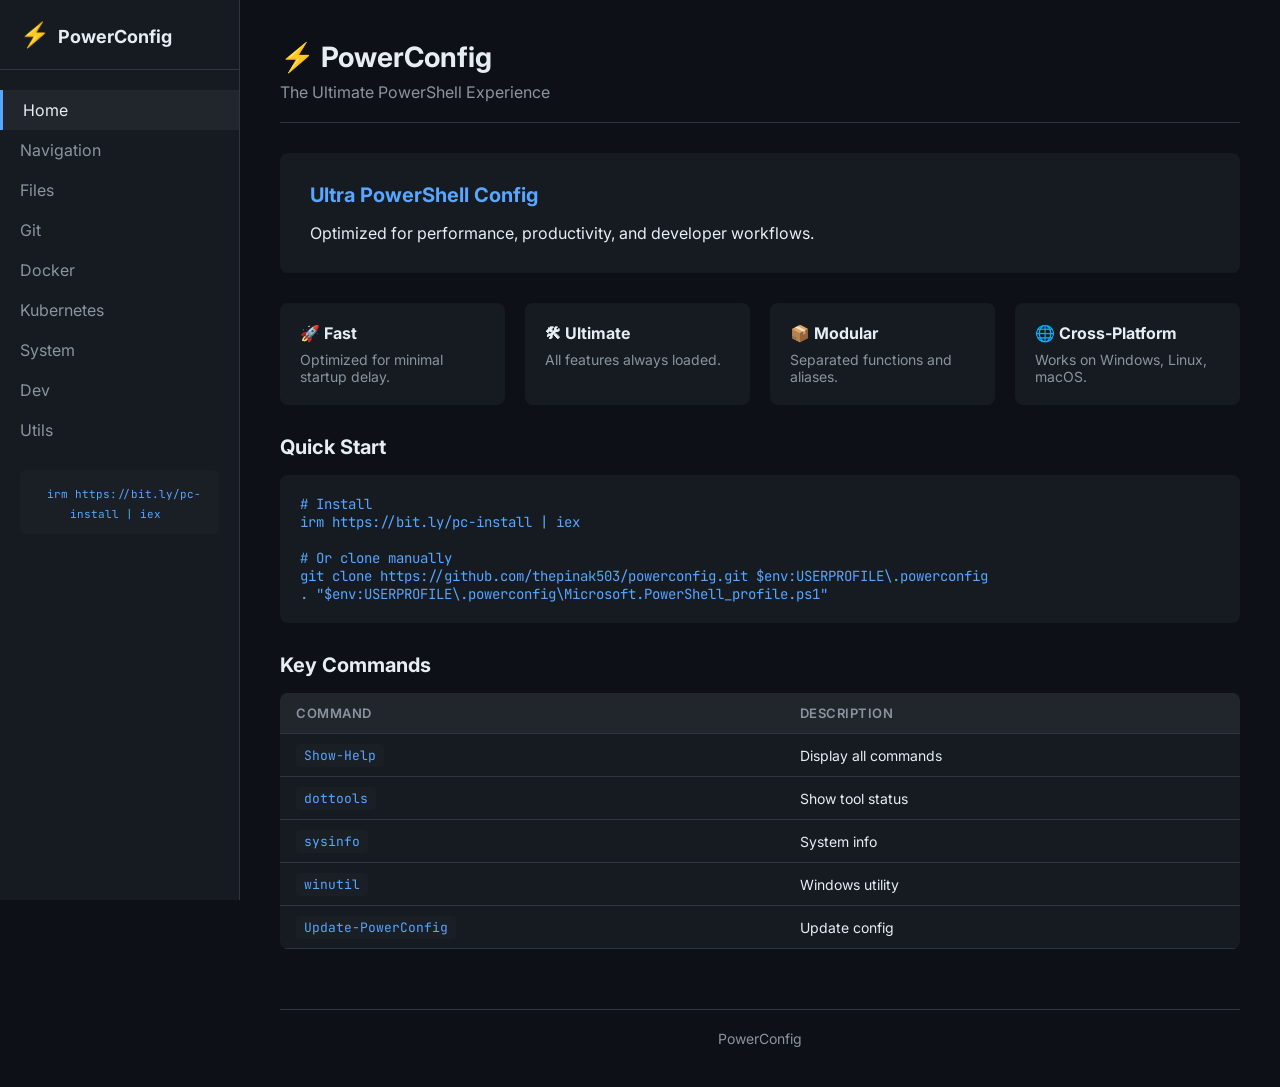
<file: docs/index.html>
<!DOCTYPE html>
<html lang="en">
<head>
    <meta charset="UTF-8">
    <meta name="viewport" content="width=device-width, initial-scale=1.0">
    <title>PowerConfig - Home</title>
    <link rel="stylesheet" href="style.css">
    <link href="https://fonts.googleapis.com/css2?family=JetBrains+Mono:wght@400;500;700&family=Inter:wght@400;600;700&display=swap" rel="stylesheet">
</head>
<body>
    <nav class="sidebar">
        <div class="logo"><span class="icon">&#9889;</span><span class="text">PowerConfig</span></div>
        <ul class="nav-links">
            <li><a href="index.html" class="active">Home</a></li>
            <li><a href="navigation.html">Navigation</a></li>
            <li><a href="files.html">Files</a></li>
            <li><a href="git.html">Git</a></li>
            <li><a href="docker.html">Docker</a></li>
            <li><a href="kubernetes.html">Kubernetes</a></li>
            <li><a href="system.html">System</a></li>
            <li><a href="dev.html">Dev</a></li>
            <li><a href="utils.html">Utils</a></li>
        </ul>
        <div class="install-box">
            <code>irm https://bit.ly/pc-install | iex</code>
        </div>
    </nav>
    
    <main class="content">
        <header class="page-header">
            <h1>&#9889; PowerConfig</h1>
            <p class="tagline">The Ultimate PowerShell Experience</p>
        </header>
        
        <section class="hero">
            <h2>Ultra PowerShell Config</h2>
            <p>Optimized for performance, productivity, and developer workflows.</p>
        </section>
        
        <section class="features">
            <div class="feature">
                <h3>&#128640; Fast</h3>
                <p>Optimized for minimal startup delay.</p>
            </div>
            <div class="feature">
                <h3>&#128736; Ultimate</h3>
                <p>All features always loaded.</p>
            </div>
            <div class="feature">
                <h3>&#128230; Modular</h3>
                <p>Separated functions and aliases.</p>
            </div>
            <div class="feature">
                <h3>&#127760; Cross-Platform</h3>
                <p>Works on Windows, Linux, macOS.</p>
            </div>
        </section>
        
        <section class="quick-start">
            <h2>Quick Start</h2>
            <pre><code># Install
irm https://bit.ly/pc-install | iex

# Or clone manually
git clone https://github.com/thepinak503/powerconfig.git $env:USERPROFILE\.powerconfig
. "$env:USERPROFILE\.powerconfig\Microsoft.PowerShell_profile.ps1"</code></pre>
        </section>
        
        <section class="key-commands">
            <h2>Key Commands</h2>
            <table>
                <thead>
                    <tr><th>Command</th><th>Description</th></tr>
                </thead>
                <tbody>
                    <tr><td><code>Show-Help</code></td><td>Display all commands</td></tr>
                    <tr><td><code>dottools</code></td><td>Show tool status</td></tr>
                    <tr><td><code>sysinfo</code></td><td>System info</td></tr>
                    <tr><td><code>winutil</code></td><td>Windows utility</td></tr>
                    <tr><td><code>Update-PowerConfig</code></td><td>Update config</td></tr>
                </tbody>
            </table>
        </section>
        
        <footer>
            <p>PowerConfig</p>
        </footer>
    </main>
    
    <script src="script.js"></script>
</body>
</html>
</file>
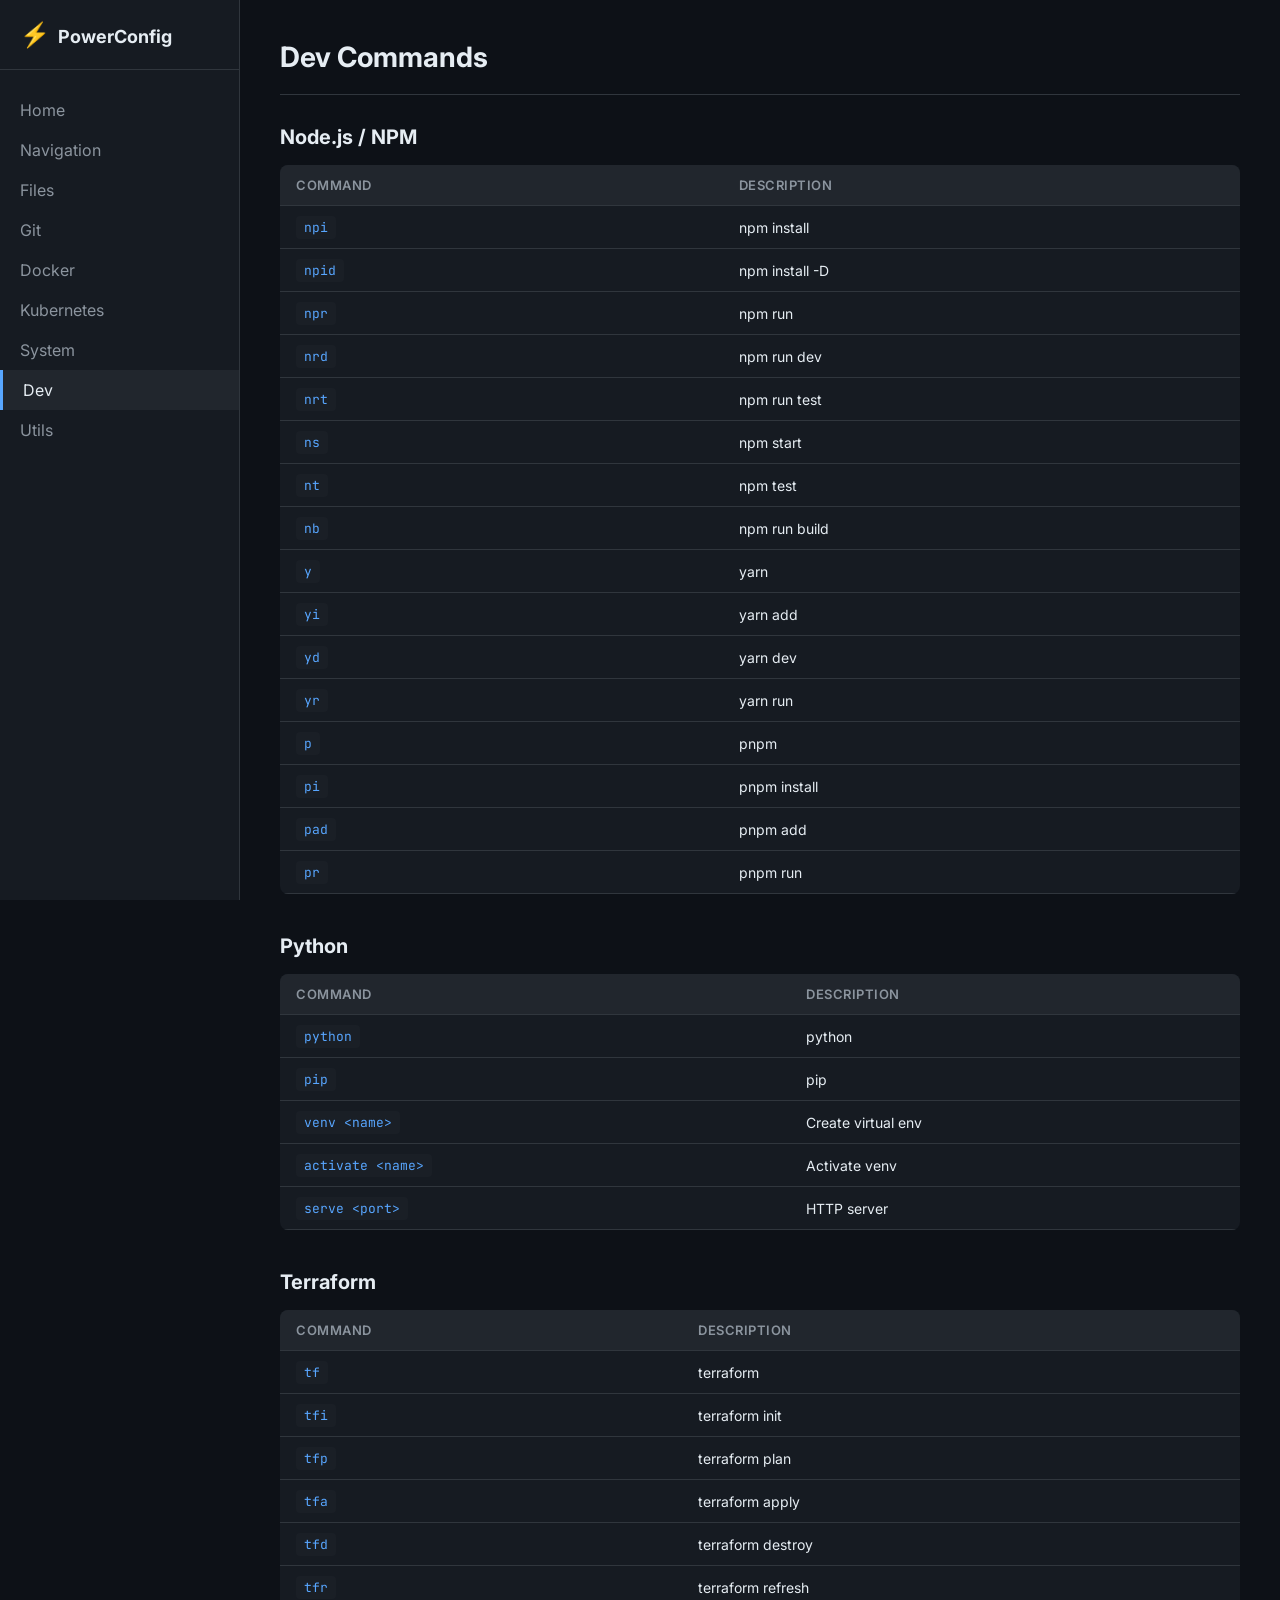
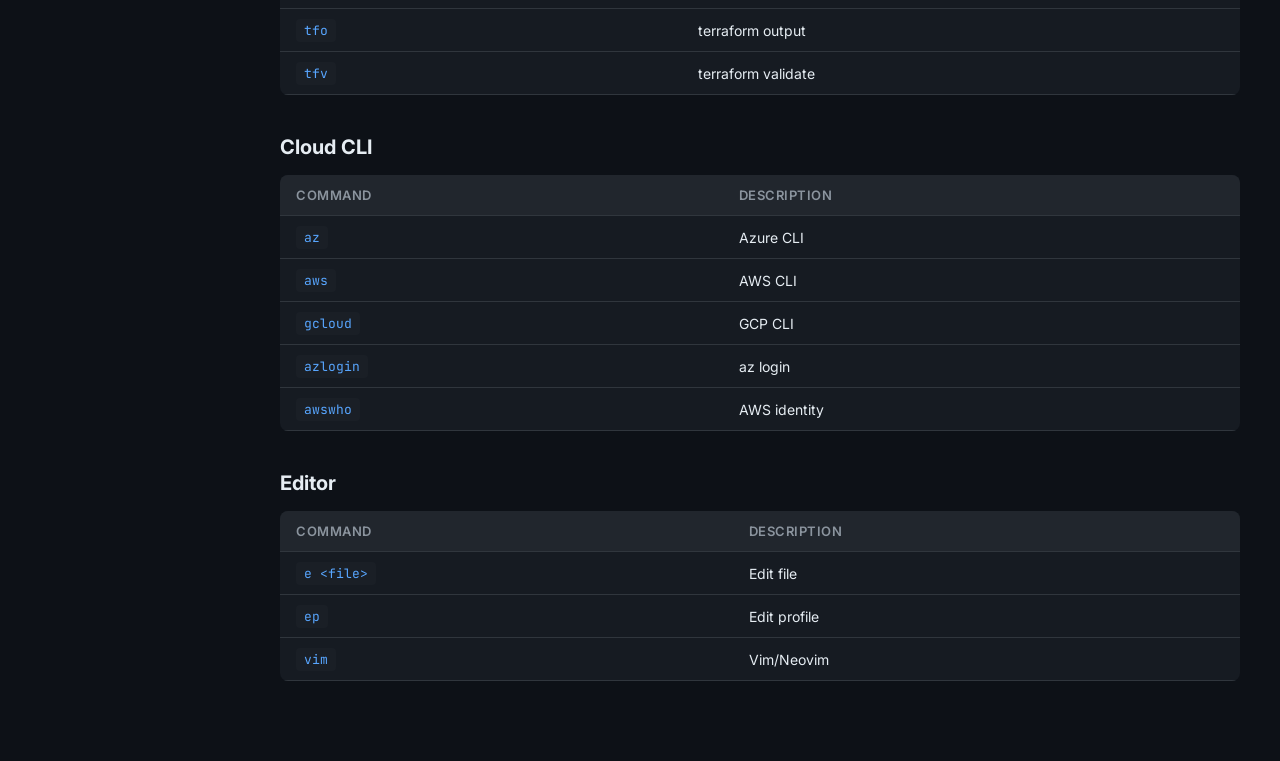
<file: docs/dev.html>
<!DOCTYPE html>
<html lang="en">
<head>
    <meta charset="UTF-8">
    <meta name="viewport" content="width=device-width, initial-scale=1.0">
    <title>PowerConfig - Dev</title>
    <link rel="stylesheet" href="style.css">
    <link href="https://fonts.googleapis.com/css2?family=JetBrains+Mono:wght@400;500;700&family=Inter:wght@400;600;700&display=swap" rel="stylesheet">
</head>
<body>
    <nav class="sidebar">
        <div class="logo"><span class="icon">⚡</span><span class="text">PowerConfig</span></div>
        <ul class="nav-links">
            <li><a href="index.html">Home</a></li>
            <li><a href="navigation.html">Navigation</a></li>
            <li><a href="files.html">Files</a></li>
            <li><a href="git.html">Git</a></li>
            <li><a href="docker.html">Docker</a></li>
            <li><a href="kubernetes.html">Kubernetes</a></li>
            <li><a href="system.html">System</a></li>
            <li><a href="dev.html" class="active">Dev</a></li>
            <li><a href="utils.html">Utils</a></li>
        </ul>
    </nav>
    <main class="content">
        <header class="page-header"><h1>Dev Commands</h1></header>
        
        <section><h2>Node.js / NPM</h2><table><thead><tr><th>Command</th><th>Description</th></tr></thead><tbody>
<tr><td><code>npi</code></td><td>npm install</td></tr>
<tr><td><code>npid</code></td><td>npm install -D</td></tr>
<tr><td><code>npr</code></td><td>npm run</td></tr>
<tr><td><code>nrd</code></td><td>npm run dev</td></tr>
<tr><td><code>nrt</code></td><td>npm run test</td></tr>
<tr><td><code>ns</code></td><td>npm start</td></tr>
<tr><td><code>nt</code></td><td>npm test</td></tr>
<tr><td><code>nb</code></td><td>npm run build</td></tr>
<tr><td><code>y</code></td><td>yarn</td></tr>
<tr><td><code>yi</code></td><td>yarn add</td></tr>
<tr><td><code>yd</code></td><td>yarn dev</td></tr>
<tr><td><code>yr</code></td><td>yarn run</td></tr>
<tr><td><code>p</code></td><td>pnpm</td></tr>
<tr><td><code>pi</code></td><td>pnpm install</td></tr>
<tr><td><code>pad</code></td><td>pnpm add</td></tr>
<tr><td><code>pr</code></td><td>pnpm run</td></tr>
        </tbody></table></section>
        
        <section><h2>Python</h2><table><thead><tr><th>Command</th><th>Description</th></tr></thead><tbody>
<tr><td><code>python</code></td><td>python</td></tr>
<tr><td><code>pip</code></td><td>pip</td></tr>
<tr><td><code>venv &lt;name&gt;</code></td><td>Create virtual env</td></tr>
<tr><td><code>activate &lt;name&gt;</code></td><td>Activate venv</td></tr>
<tr><td><code>serve &lt;port&gt;</code></td><td>HTTP server</td></tr>
        </tbody></table></section>
        
        <section><h2>Terraform</h2><table><thead><tr><th>Command</th><th>Description</th></tr></thead><tbody>
<tr><td><code>tf</code></td><td>terraform</td></tr>
<tr><td><code>tfi</code></td><td>terraform init</td></tr>
<tr><td><code>tfp</code></td><td>terraform plan</td></tr>
<tr><td><code>tfa</code></td><td>terraform apply</td></tr>
<tr><td><code>tfd</code></td><td>terraform destroy</td></tr>
<tr><td><code>tfr</code></td><td>terraform refresh</td></tr>
<tr><td><code>tfo</code></td><td>terraform output</td></tr>
<tr><td><code>tfv</code></td><td>terraform validate</td></tr>
        </tbody></table></section>
        
        <section><h2>Cloud CLI</h2><table><thead><tr><th>Command</th><th>Description</th></tr></thead><tbody>
<tr><td><code>az</code></td><td>Azure CLI</td></tr>
<tr><td><code>aws</code></td><td>AWS CLI</td></tr>
<tr><td><code>gcloud</code></td><td>GCP CLI</td></tr>
<tr><td><code>azlogin</code></td><td>az login</td></tr>
<tr><td><code>awswho</code></td><td>AWS identity</td></tr>
        </tbody></table></section>
        
        <section><h2>Editor</h2><table><thead><tr><th>Command</th><th>Description</th></tr></thead><tbody>
<tr><td><code>e &lt;file&gt;</code></td><td>Edit file</td></tr>
<tr><td><code>ep</code></td><td>Edit profile</td></tr>
<tr><td><code>vim</code></td><td>Vim/Neovim</td></tr>
        </tbody></table></section>
    </main>
</body>
</html>
</file>
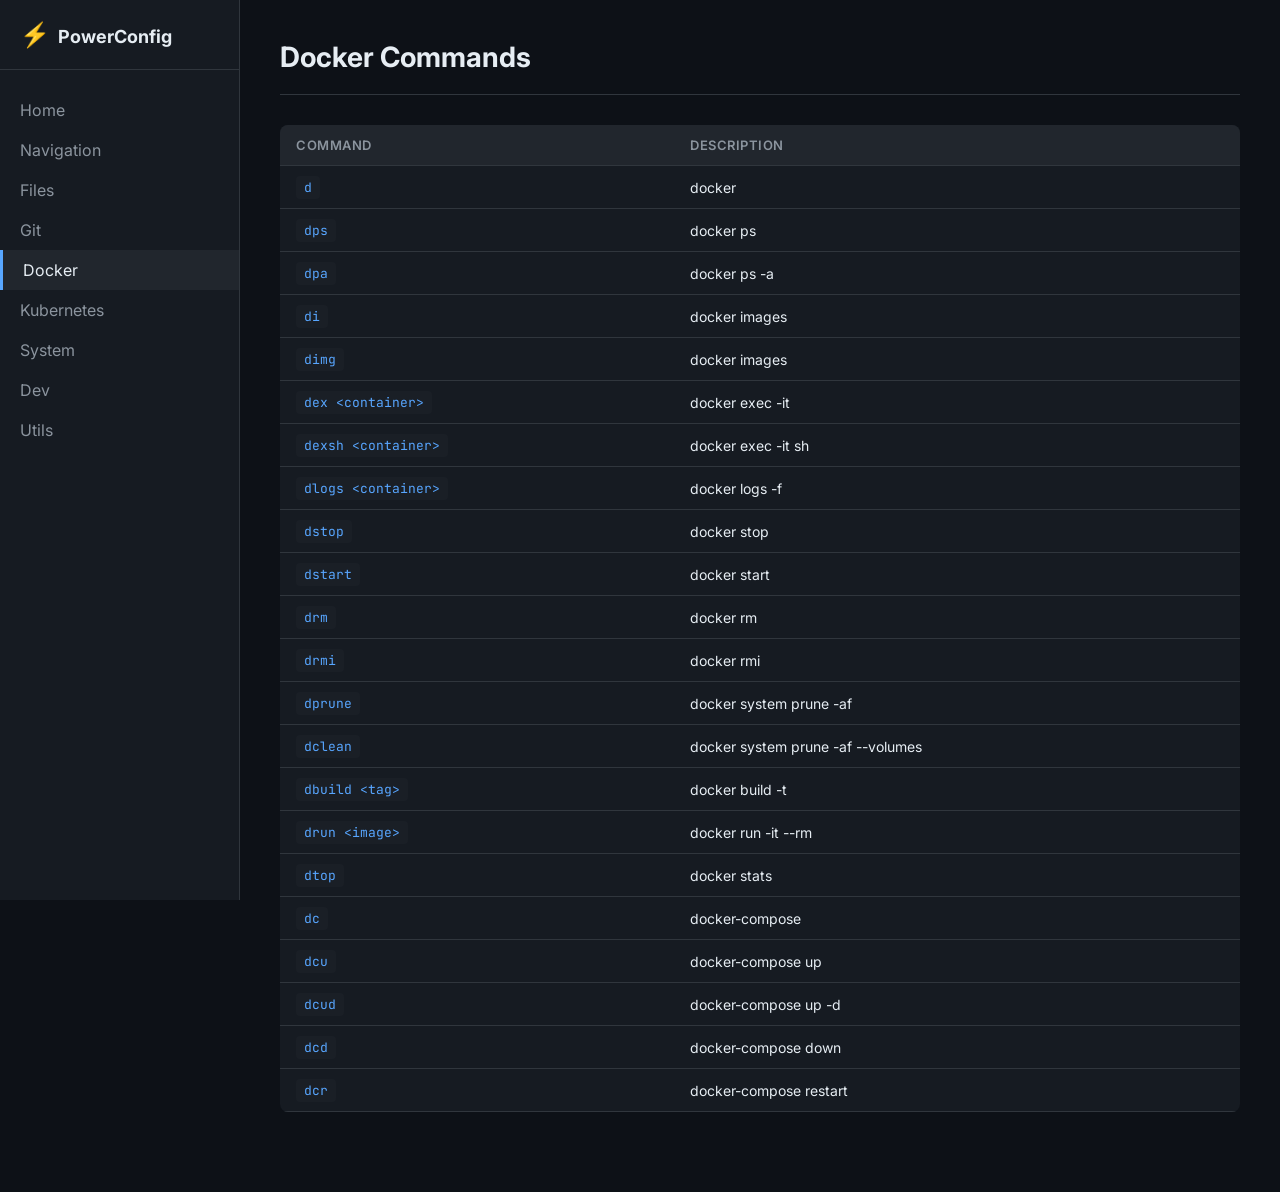
<file: docs/docker.html>
<!DOCTYPE html>
<html lang="en">
<head>
    <meta charset="UTF-8">
    <meta name="viewport" content="width=device-width, initial-scale=1.0">
    <title>PowerConfig - Docker</title>
    <link rel="stylesheet" href="style.css">
    <link href="https://fonts.googleapis.com/css2?family=JetBrains+Mono:wght@400;500;700&family=Inter:wght@400;600;700&display=swap" rel="stylesheet">
</head>
<body>
    <nav class="sidebar">
        <div class="logo"><span class="icon">⚡</span><span class="text">PowerConfig</span></div>
        <ul class="nav-links">
            <li><a href="index.html">Home</a></li>
            <li><a href="navigation.html">Navigation</a></li>
            <li><a href="files.html">Files</a></li>
            <li><a href="git.html">Git</a></li>
            <li><a href="docker.html" class="active">Docker</a></li>
            <li><a href="kubernetes.html">Kubernetes</a></li>
            <li><a href="system.html">System</a></li>
            <li><a href="dev.html">Dev</a></li>
            <li><a href="utils.html">Utils</a></li>
        </ul>
    </nav>
    <main class="content">
        <header class="page-header"><h1>Docker Commands</h1></header>
        <section><table><thead><tr><th>Command</th><th>Description</th></tr></thead><tbody>
<tr><td><code>d</code></td><td>docker</td></tr>
<tr><td><code>dps</code></td><td>docker ps</td></tr>
<tr><td><code>dpa</code></td><td>docker ps -a</td></tr>
<tr><td><code>di</code></td><td>docker images</td></tr>
<tr><td><code>dimg</code></td><td>docker images</td></tr>
<tr><td><code>dex &lt;container&gt;</code></td><td>docker exec -it</td></tr>
<tr><td><code>dexsh &lt;container&gt;</code></td><td>docker exec -it sh</td></tr>
<tr><td><code>dlogs &lt;container&gt;</code></td><td>docker logs -f</td></tr>
<tr><td><code>dstop</code></td><td>docker stop</td></tr>
<tr><td><code>dstart</code></td><td>docker start</td></tr>
<tr><td><code>drm</code></td><td>docker rm</td></tr>
<tr><td><code>drmi</code></td><td>docker rmi</td></tr>
<tr><td><code>dprune</code></td><td>docker system prune -af</td></tr>
<tr><td><code>dclean</code></td><td>docker system prune -af --volumes</td></tr>
<tr><td><code>dbuild &lt;tag&gt;</code></td><td>docker build -t</td></tr>
<tr><td><code>drun &lt;image&gt;</code></td><td>docker run -it --rm</td></tr>
<tr><td><code>dtop</code></td><td>docker stats</td></tr>
<tr><td><code>dc</code></td><td>docker-compose</td></tr>
<tr><td><code>dcu</code></td><td>docker-compose up</td></tr>
<tr><td><code>dcud</code></td><td>docker-compose up -d</td></tr>
<tr><td><code>dcd</code></td><td>docker-compose down</td></tr>
<tr><td><code>dcr</code></td><td>docker-compose restart</td></tr>
        </tbody></table></section>
    </main>
</body>
</html>
</file>
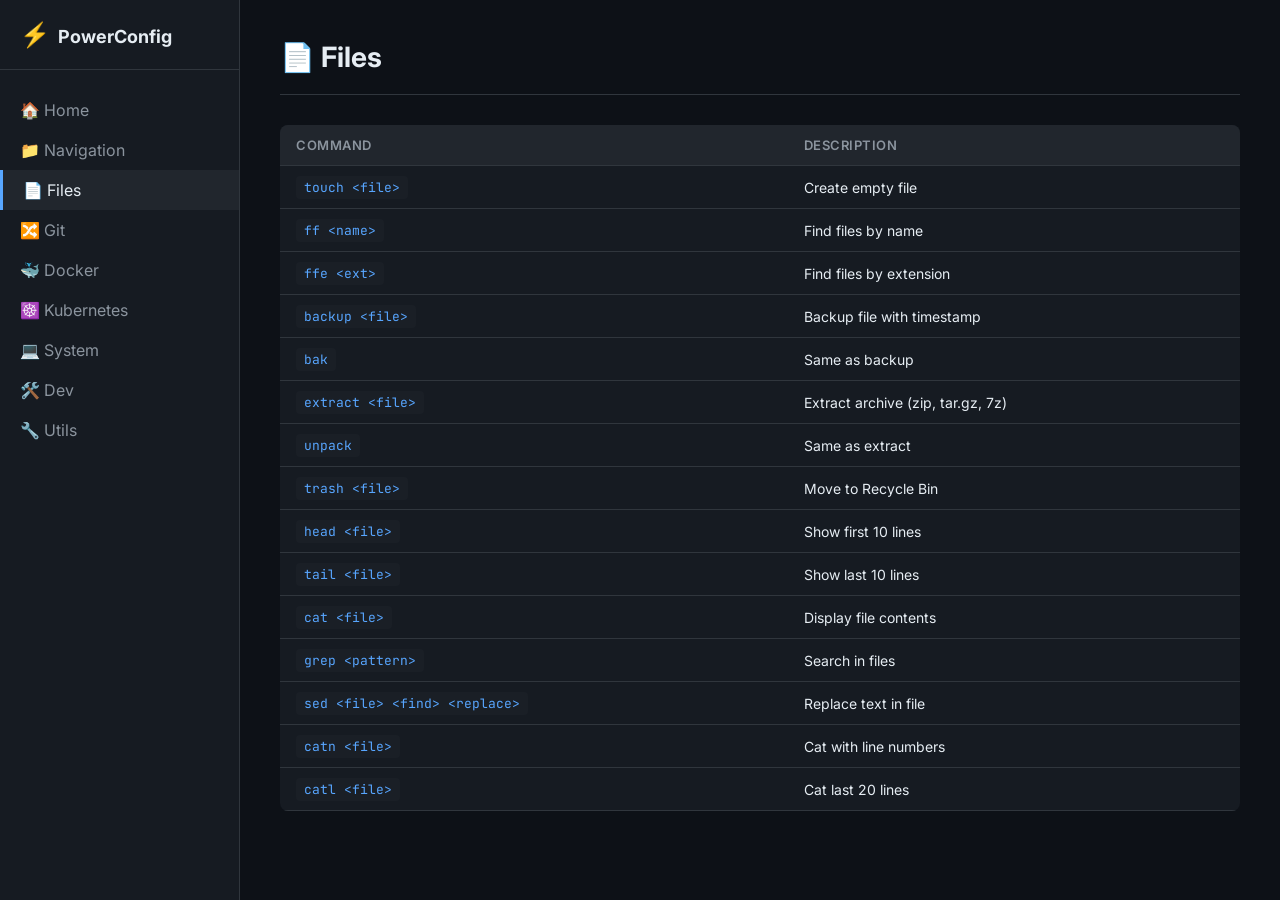
<file: docs/files.html>
<!DOCTYPE html>
<html lang="en">
<head>
    <meta charset="UTF-8">
    <meta name="viewport" content="width=device-width, initial-scale=1.0">
    <title>PowerConfig - Files</title>
    <link rel="stylesheet" href="style.css">
    <link href="https://fonts.googleapis.com/css2?family=JetBrains+Mono:wght@400;500;700&family=Inter:wght@400;600;700&display=swap" rel="stylesheet">
</head>
<body>
    <nav class="sidebar">
        <div class="logo"><span class="icon">⚡</span><span class="text">PowerConfig</span></div>
        <ul class="nav-links">
            <li><a href="index.html">🏠 Home</a></li>
            <li><a href="navigation.html">📁 Navigation</a></li>
            <li><a href="files.html" class="active">📄 Files</a></li>
            <li><a href="git.html">🔀 Git</a></li>
            <li><a href="docker.html">🐳 Docker</a></li>
            <li><a href="kubernetes.html">☸️ Kubernetes</a></li>
            <li><a href="system.html">💻 System</a></li>
            <li><a href="dev.html">🛠️ Dev</a></li>
            <li><a href="utils.html">🔧 Utils</a></li>
        </ul>
    </nav>
    <main class="content">
        <header class="page-header"><h1>📄 Files</h1></header>
        <section><table><thead><tr><th>Command</th><th>Description</th></tr></thead><tbody>
<tr><td><code>touch &lt;file&gt;</code></td><td>Create empty file</td></tr>
<tr><td><code>ff &lt;name&gt;</code></td><td>Find files by name</td></tr>
<tr><td><code>ffe &lt;ext&gt;</code></td><td>Find files by extension</td></tr>
<tr><td><code>backup &lt;file&gt;</code></td><td>Backup file with timestamp</td></tr>
<tr><td><code>bak</code></td><td>Same as backup</td></tr>
<tr><td><code>extract &lt;file&gt;</code></td><td>Extract archive (zip, tar.gz, 7z)</td></tr>
<tr><td><code>unpack</code></td><td>Same as extract</td></tr>
<tr><td><code>trash &lt;file&gt;</code></td><td>Move to Recycle Bin</td></tr>
<tr><td><code>head &lt;file&gt;</code></td><td>Show first 10 lines</td></tr>
<tr><td><code>tail &lt;file&gt;</code></td><td>Show last 10 lines</td></tr>
<tr><td><code>cat &lt;file&gt;</code></td><td>Display file contents</td></tr>
<tr><td><code>grep &lt;pattern&gt;</code></td><td>Search in files</td></tr>
<tr><td><code>sed &lt;file&gt; &lt;find&gt; &lt;replace&gt;</code></td><td>Replace text in file</td></tr>
<tr><td><code>catn &lt;file&gt;</code></td><td>Cat with line numbers</td></tr>
<tr><td><code>catl &lt;file&gt;</code></td><td>Cat last 20 lines</td></tr>
        </tbody></table></section>
    </main>
</body>
</html>
</file>
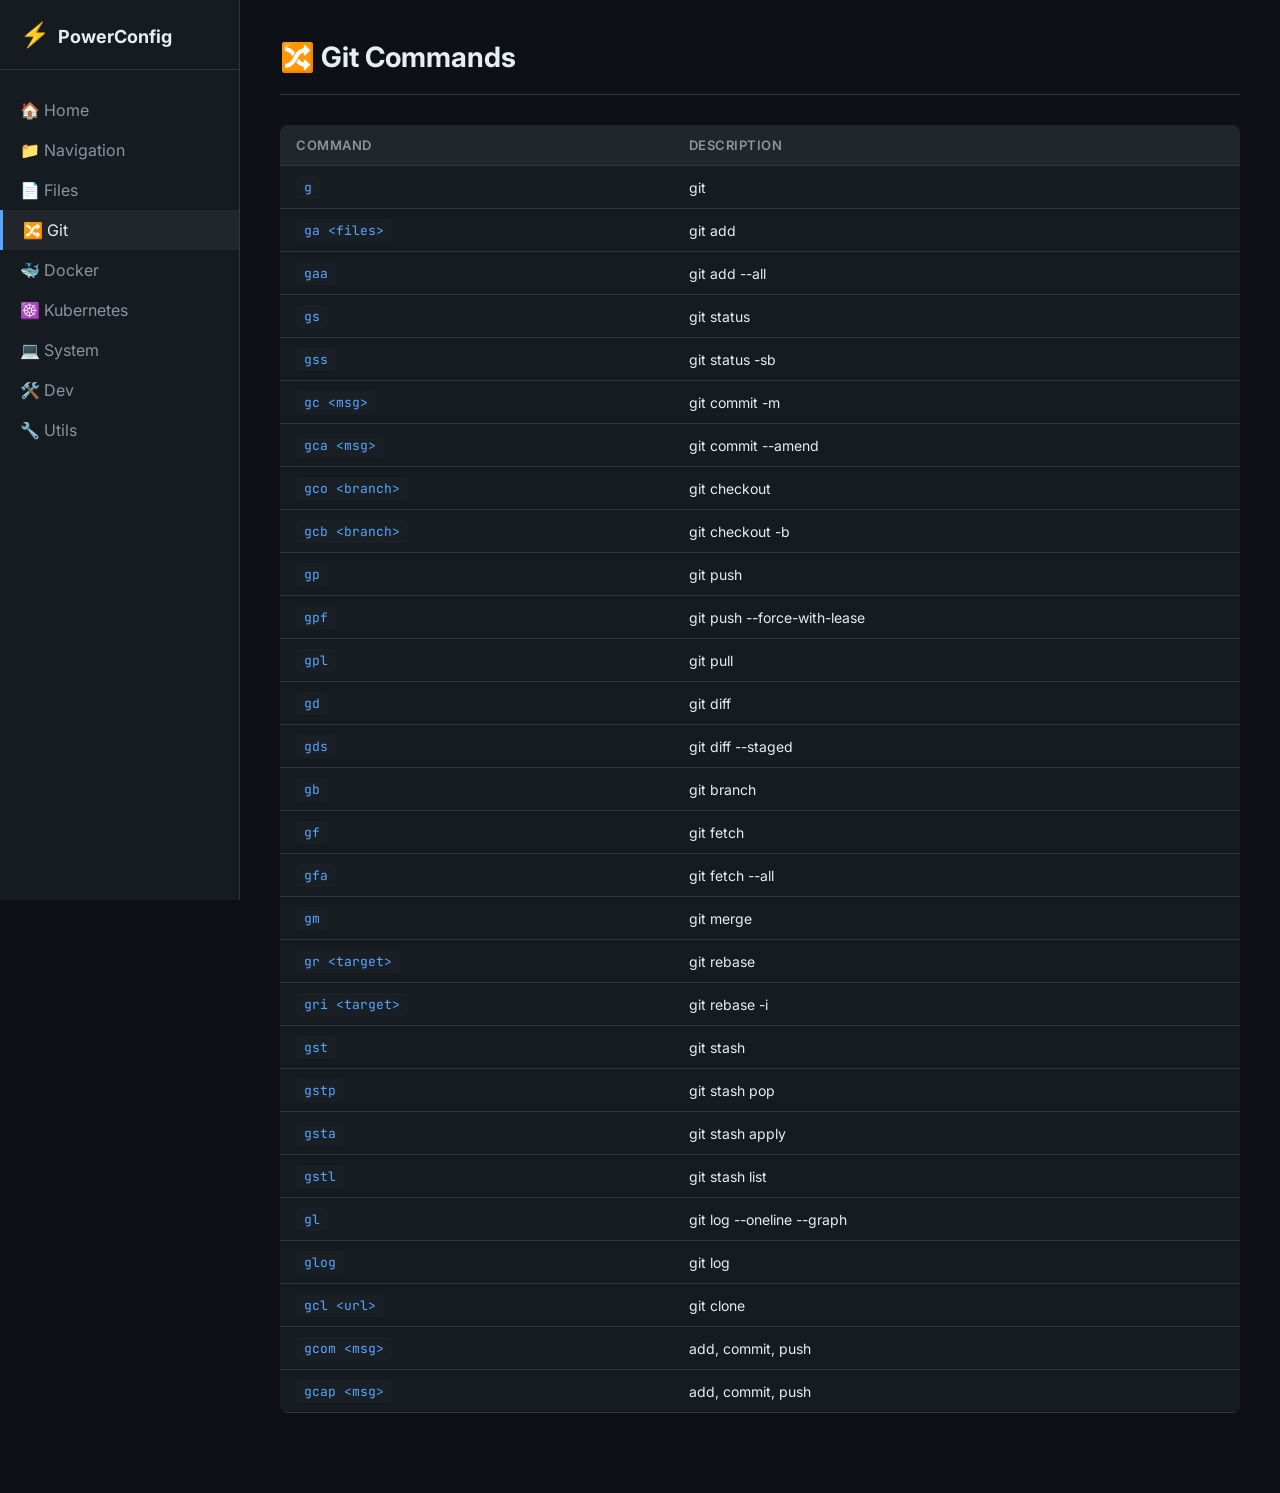
<file: docs/git.html>
<!DOCTYPE html>
<html lang="en">
<head>
    <meta charset="UTF-8">
    <meta name="viewport" content="width=device-width, initial-scale=1.0">
    <title>PowerConfig - Git</title>
    <link rel="stylesheet" href="style.css">
    <link href="https://fonts.googleapis.com/css2?family=JetBrains+Mono:wght@400;500;700&family=Inter:wght@400;600;700&display=swap" rel="stylesheet">
</head>
<body>
    <nav class="sidebar">
        <div class="logo"><span class="icon">⚡</span><span class="text">PowerConfig</span></div>
        <ul class="nav-links">
            <li><a href="index.html">🏠 Home</a></li>
            <li><a href="navigation.html">📁 Navigation</a></li>
            <li><a href="files.html">📄 Files</a></li>
            <li><a href="git.html" class="active">🔀 Git</a></li>
            <li><a href="docker.html">🐳 Docker</a></li>
            <li><a href="kubernetes.html">☸️ Kubernetes</a></li>
            <li><a href="system.html">💻 System</a></li>
            <li><a href="dev.html">🛠️ Dev</a></li>
            <li><a href="utils.html">🔧 Utils</a></li>
        </ul>
    </nav>
    <main class="content">
        <header class="page-header"><h1>🔀 Git Commands</h1></header>
        <section><table><thead><tr><th>Command</th><th>Description</th></tr></thead><tbody>
<tr><td><code>g</code></td><td>git</td></tr>
<tr><td><code>ga &lt;files&gt;</code></td><td>git add</td></tr>
<tr><td><code>gaa</code></td><td>git add --all</td></tr>
<tr><td><code>gs</code></td><td>git status</td></tr>
<tr><td><code>gss</code></td><td>git status -sb</td></tr>
<tr><td><code>gc &lt;msg&gt;</code></td><td>git commit -m</td></tr>
<tr><td><code>gca &lt;msg&gt;</code></td><td>git commit --amend</td></tr>
<tr><td><code>gco &lt;branch&gt;</code></td><td>git checkout</td></tr>
<tr><td><code>gcb &lt;branch&gt;</code></td><td>git checkout -b</td></tr>
<tr><td><code>gp</code></td><td>git push</td></tr>
<tr><td><code>gpf</code></td><td>git push --force-with-lease</td></tr>
<tr><td><code>gpl</code></td><td>git pull</td></tr>
<tr><td><code>gd</code></td><td>git diff</td></tr>
<tr><td><code>gds</code></td><td>git diff --staged</td></tr>
<tr><td><code>gb</code></td><td>git branch</td></tr>
<tr><td><code>gf</code></td><td>git fetch</td></tr>
<tr><td><code>gfa</code></td><td>git fetch --all</td></tr>
<tr><td><code>gm</code></td><td>git merge</td></tr>
<tr><td><code>gr &lt;target&gt;</code></td><td>git rebase</td></tr>
<tr><td><code>gri &lt;target&gt;</code></td><td>git rebase -i</td></tr>
<tr><td><code>gst</code></td><td>git stash</td></tr>
<tr><td><code>gstp</code></td><td>git stash pop</td></tr>
<tr><td><code>gsta</code></td><td>git stash apply</td></tr>
<tr><td><code>gstl</code></td><td>git stash list</td></tr>
<tr><td><code>gl</code></td><td>git log --oneline --graph</td></tr>
<tr><td><code>glog</code></td><td>git log</td></tr>
<tr><td><code>gcl &lt;url&gt;</code></td><td>git clone</td></tr>
<tr><td><code>gcom &lt;msg&gt;</code></td><td>add, commit, push</td></tr>
<tr><td><code>gcap &lt;msg&gt;</code></td><td>add, commit, push</td></tr>
        </tbody></table></section>
    </main>
</body>
</html>
</file>
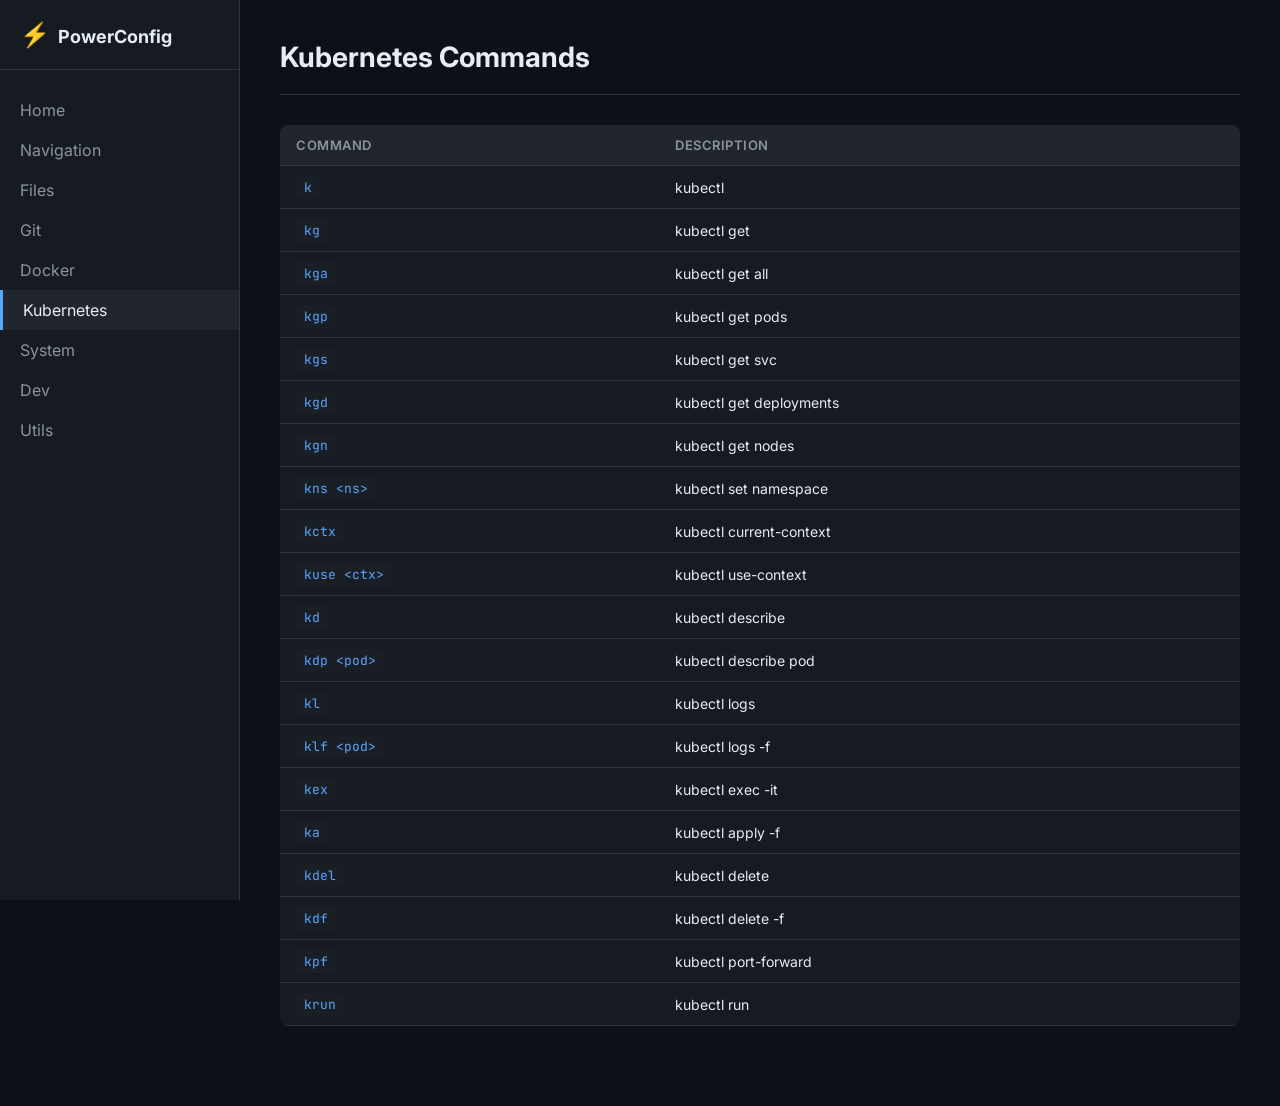
<file: docs/kubernetes.html>
<!DOCTYPE html>
<html lang="en">
<head>
    <meta charset="UTF-8">
    <meta name="viewport" content="width=device-width, initial-scale=1.0">
    <title>PowerConfig - Kubernetes</title>
    <link rel="stylesheet" href="style.css">
    <link href="https://fonts.googleapis.com/css2?family=JetBrains+Mono:wght@400;500;700&family=Inter:wght@400;600;700&display=swap" rel="stylesheet">
</head>
<body>
    <nav class="sidebar">
        <div class="logo"><span class="icon">⚡</span><span class="text">PowerConfig</span></div>
        <ul class="nav-links">
            <li><a href="index.html">Home</a></li>
            <li><a href="navigation.html">Navigation</a></li>
            <li><a href="files.html">Files</a></li>
            <li><a href="git.html">Git</a></li>
            <li><a href="docker.html">Docker</a></li>
            <li><a href="kubernetes.html" class="active">Kubernetes</a></li>
            <li><a href="system.html">System</a></li>
            <li><a href="dev.html">Dev</a></li>
            <li><a href="utils.html">Utils</a></li>
        </ul>
    </nav>
    <main class="content">
        <header class="page-header"><h1>Kubernetes Commands</h1></header>
        <section><table><thead><tr><th>Command</th><th>Description</th></tr></thead><tbody>
<tr><td><code>k</code></td><td>kubectl</td></tr>
<tr><td><code>kg</code></td><td>kubectl get</td></tr>
<tr><td><code>kga</code></td><td>kubectl get all</td></tr>
<tr><td><code>kgp</code></td><td>kubectl get pods</td></tr>
<tr><td><code>kgs</code></td><td>kubectl get svc</td></tr>
<tr><td><code>kgd</code></td><td>kubectl get deployments</td></tr>
<tr><td><code>kgn</code></td><td>kubectl get nodes</td></tr>
<tr><td><code>kns &lt;ns&gt;</code></td><td>kubectl set namespace</td></tr>
<tr><td><code>kctx</code></td><td>kubectl current-context</td></tr>
<tr><td><code>kuse &lt;ctx&gt;</code></td><td>kubectl use-context</td></tr>
<tr><td><code>kd</code></td><td>kubectl describe</td></tr>
<tr><td><code>kdp &lt;pod&gt;</code></td><td>kubectl describe pod</td></tr>
<tr><td><code>kl</code></td><td>kubectl logs</td></tr>
<tr><td><code>klf &lt;pod&gt;</code></td><td>kubectl logs -f</td></tr>
<tr><td><code>kex</code></td><td>kubectl exec -it</td></tr>
<tr><td><code>ka</code></td><td>kubectl apply -f</td></tr>
<tr><td><code>kdel</code></td><td>kubectl delete</td></tr>
<tr><td><code>kdf</code></td><td>kubectl delete -f</td></tr>
<tr><td><code>kpf</code></td><td>kubectl port-forward</td></tr>
<tr><td><code>krun</code></td><td>kubectl run</td></tr>
        </tbody></table></section>
    </main>
</body>
</html>
</file>
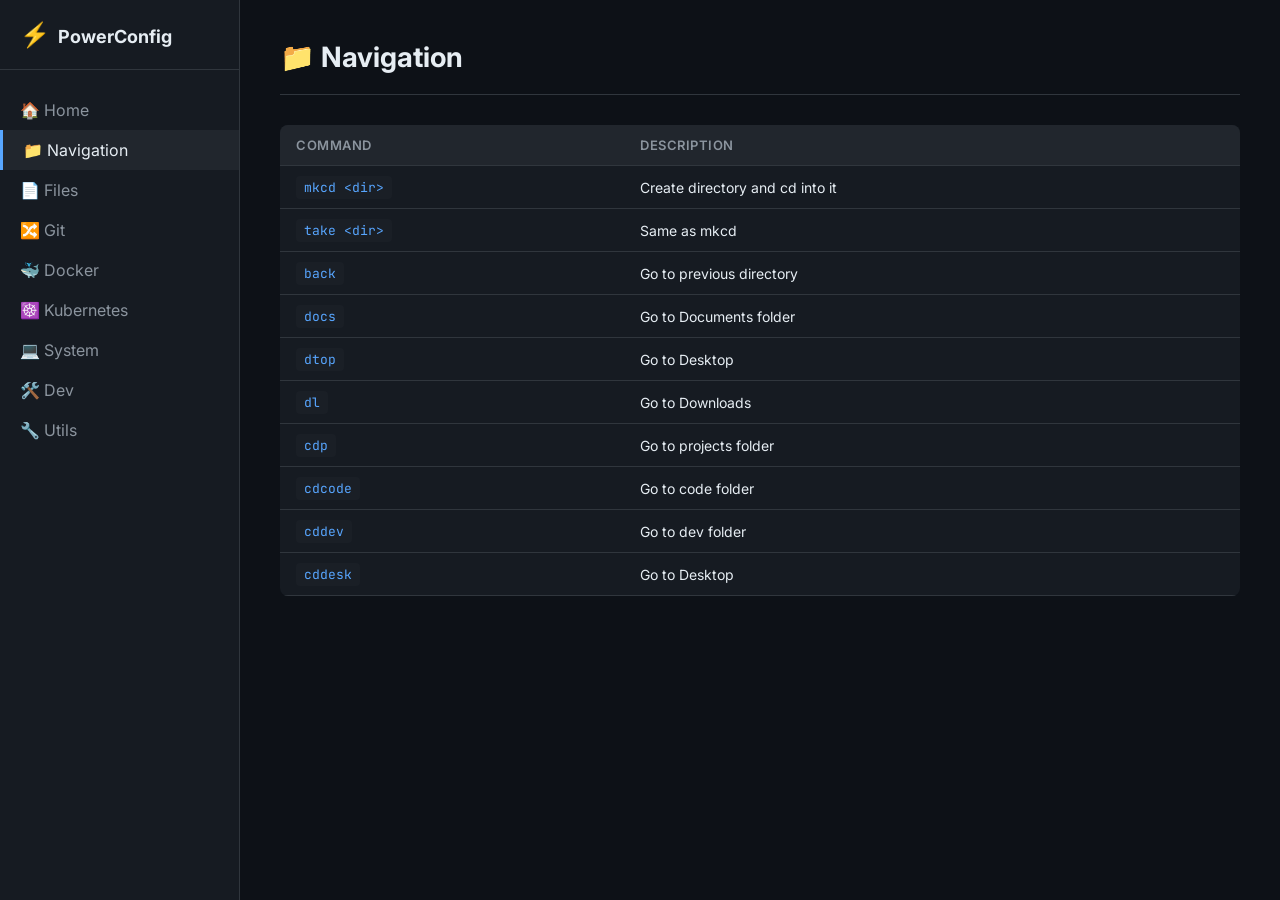
<file: docs/navigation.html>
<!DOCTYPE html>
<html lang="en">
<head>
    <meta charset="UTF-8">
    <meta name="viewport" content="width=device-width, initial-scale=1.0">
    <title>PowerConfig - Navigation</title>
    <link rel="stylesheet" href="style.css">
    <link href="https://fonts.googleapis.com/css2?family=JetBrains+Mono:wght@400;500;700&family=Inter:wght@400;600;700&display=swap" rel="stylesheet">
</head>
<body>
    <nav class="sidebar">
        <div class="logo"><span class="icon">⚡</span><span class="text">PowerConfig</span></div>
        <ul class="nav-links">
            <li><a href="index.html">🏠 Home</a></li>
            <li><a href="navigation.html" class="active">📁 Navigation</a></li>
            <li><a href="files.html">📄 Files</a></li>
            <li><a href="git.html">🔀 Git</a></li>
            <li><a href="docker.html">🐳 Docker</a></li>
            <li><a href="kubernetes.html">☸️ Kubernetes</a></li>
            <li><a href="system.html">💻 System</a></li>
            <li><a href="dev.html">🛠️ Dev</a></li>
            <li><a href="utils.html">🔧 Utils</a></li>
        </ul>
    </nav>
    <main class="content">
        <header class="page-header"><h1>📁 Navigation</h1></header>
        <section><table><thead><tr><th>Command</th><th>Description</th></tr></thead><tbody>
<tr><td><code>mkcd &lt;dir&gt;</code></td><td>Create directory and cd into it</td></tr>
<tr><td><code>take &lt;dir&gt;</code></td><td>Same as mkcd</td></tr>
<tr><td><code>back</code></td><td>Go to previous directory</td></tr>
<tr><td><code>docs</code></td><td>Go to Documents folder</td></tr>
<tr><td><code>dtop</code></td><td>Go to Desktop</td></tr>
<tr><td><code>dl</code></td><td>Go to Downloads</td></tr>
<tr><td><code>cdp</code></td><td>Go to projects folder</td></tr>
<tr><td><code>cdcode</code></td><td>Go to code folder</td></tr>
<tr><td><code>cddev</code></td><td>Go to dev folder</td></tr>
<tr><td><code>cddesk</code></td><td>Go to Desktop</td></tr>
        </tbody></table></section>
    </main>
</body>
</html>
</file>
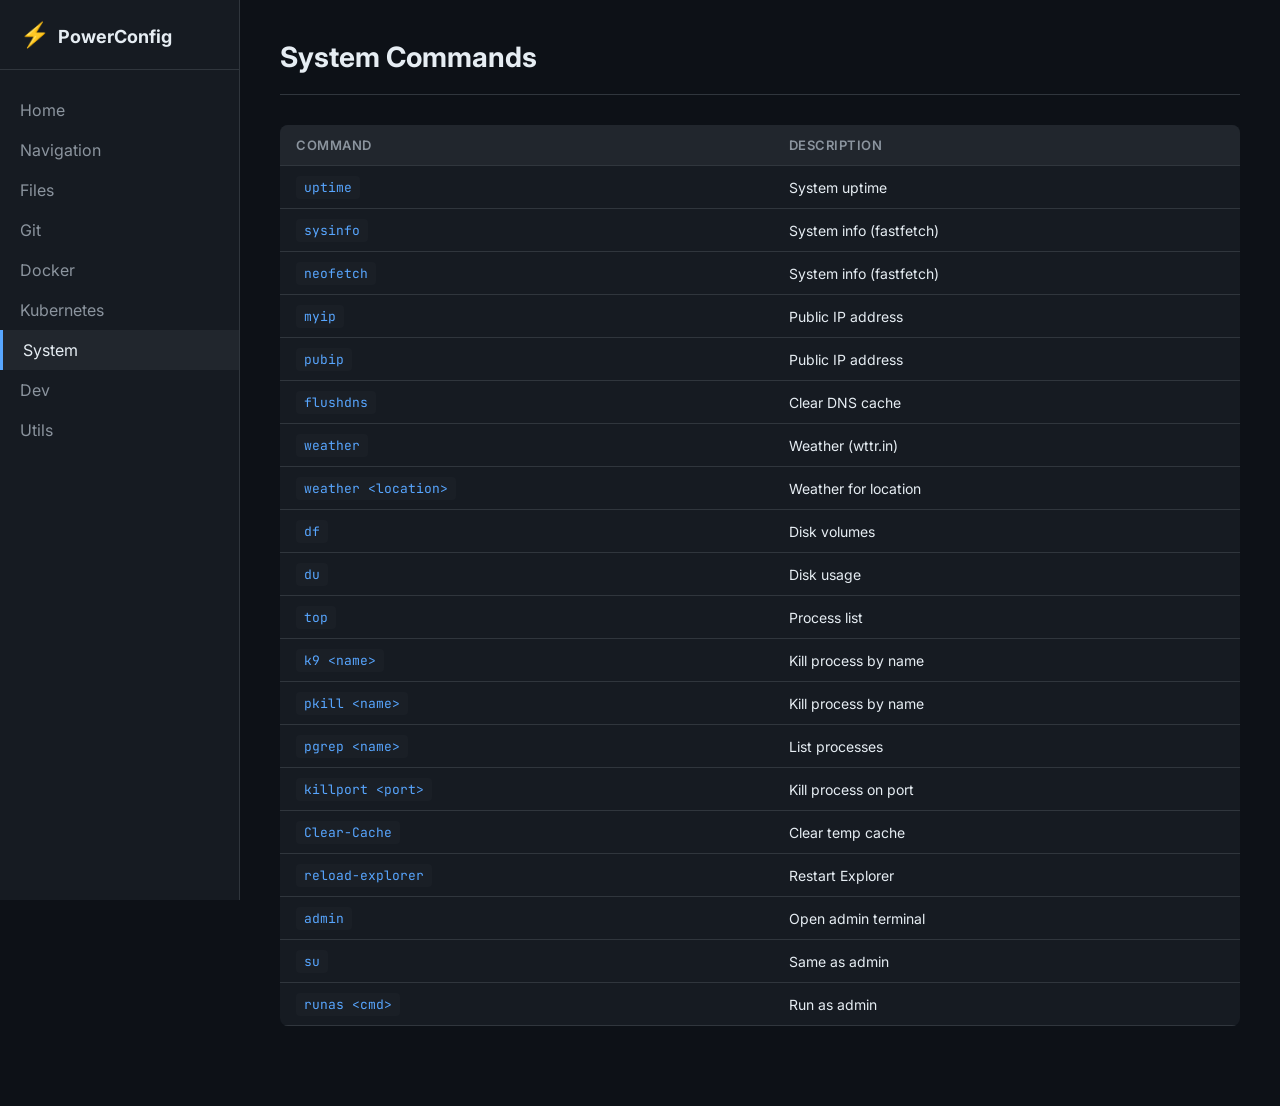
<file: docs/system.html>
<!DOCTYPE html>
<html lang="en">
<head>
    <meta charset="UTF-8">
    <meta name="viewport" content="width=device-width, initial-scale=1.0">
    <title>PowerConfig - System</title>
    <link rel="stylesheet" href="style.css">
    <link href="https://fonts.googleapis.com/css2?family=JetBrains+Mono:wght@400;500;700&family=Inter:wght@400;600;700&display=swap" rel="stylesheet">
</head>
<body>
    <nav class="sidebar">
        <div class="logo"><span class="icon">⚡</span><span class="text">PowerConfig</span></div>
        <ul class="nav-links">
            <li><a href="index.html">Home</a></li>
            <li><a href="navigation.html">Navigation</a></li>
            <li><a href="files.html">Files</a></li>
            <li><a href="git.html">Git</a></li>
            <li><a href="docker.html">Docker</a></li>
            <li><a href="kubernetes.html">Kubernetes</a></li>
            <li><a href="system.html" class="active">System</a></li>
            <li><a href="dev.html">Dev</a></li>
            <li><a href="utils.html">Utils</a></li>
        </ul>
    </nav>
    <main class="content">
        <header class="page-header"><h1>System Commands</h1></header>
        <section><table><thead><tr><th>Command</th><th>Description</th></tr></thead><tbody>
<tr><td><code>uptime</code></td><td>System uptime</td></tr>
<tr><td><code>sysinfo</code></td><td>System info (fastfetch)</td></tr>
<tr><td><code>neofetch</code></td><td>System info (fastfetch)</td></tr>
<tr><td><code>myip</code></td><td>Public IP address</td></tr>
<tr><td><code>pubip</code></td><td>Public IP address</td></tr>
<tr><td><code>flushdns</code></td><td>Clear DNS cache</td></tr>
<tr><td><code>weather</code></td><td>Weather (wttr.in)</td></tr>
<tr><td><code>weather &lt;location&gt;</code></td><td>Weather for location</td></tr>
<tr><td><code>df</code></td><td>Disk volumes</td></tr>
<tr><td><code>du</code></td><td>Disk usage</td></tr>
<tr><td><code>top</code></td><td>Process list</td></tr>
<tr><td><code>k9 &lt;name&gt;</code></td><td>Kill process by name</td></tr>
<tr><td><code>pkill &lt;name&gt;</code></td><td>Kill process by name</td></tr>
<tr><td><code>pgrep &lt;name&gt;</code></td><td>List processes</td></tr>
<tr><td><code>killport &lt;port&gt;</code></td><td>Kill process on port</td></tr>
<tr><td><code>Clear-Cache</code></td><td>Clear temp cache</td></tr>
<tr><td><code>reload-explorer</code></td><td>Restart Explorer</td></tr>
<tr><td><code>admin</code></td><td>Open admin terminal</td></tr>
<tr><td><code>su</code></td><td>Same as admin</td></tr>
<tr><td><code>runas &lt;cmd&gt;</code></td><td>Run as admin</td></tr>
        </tbody></table></section>
    </main>
</body>
</html>
</file>
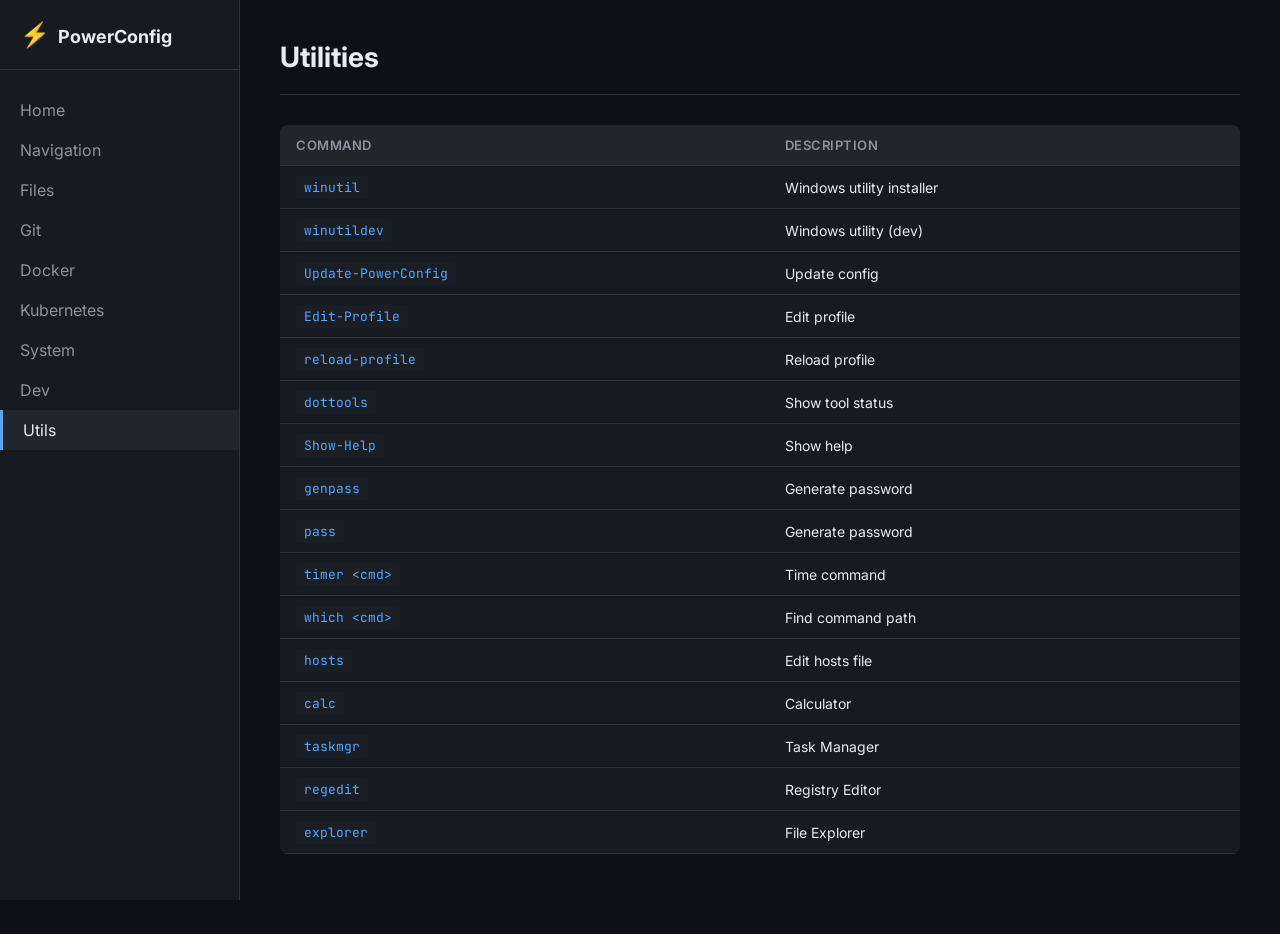
<file: docs/utils.html>
<!DOCTYPE html>
<html lang="en">
<head>
    <meta charset="UTF-8">
    <meta name="viewport" content="width=device-width, initial-scale=1.0">
    <title>PowerConfig - Utils</title>
    <link rel="stylesheet" href="style.css">
    <link href="https://fonts.googleapis.com/css2?family=JetBrains+Mono:wght@400;500;700&family=Inter:wght@400;600;700&display=swap" rel="stylesheet">
</head>
<body>
    <nav class="sidebar">
        <div class="logo"><span class="icon">⚡</span><span class="text">PowerConfig</span></div>
        <ul class="nav-links">
            <li><a href="index.html">Home</a></li>
            <li><a href="navigation.html">Navigation</a></li>
            <li><a href="files.html">Files</a></li>
            <li><a href="git.html">Git</a></li>
            <li><a href="docker.html">Docker</a></li>
            <li><a href="kubernetes.html">Kubernetes</a></li>
            <li><a href="system.html">System</a></li>
            <li><a href="dev.html">Dev</a></li>
            <li><a href="utils.html" class="active">Utils</a></li>
        </ul>
    </nav>
    <main class="content">
        <header class="page-header"><h1>Utilities</h1></header>
        <section><table><thead><tr><th>Command</th><th>Description</th></tr></thead><tbody>
<tr><td><code>winutil</code></td><td>Windows utility installer</td></tr>
<tr><td><code>winutildev</code></td><td>Windows utility (dev)</td></tr>
<tr><td><code>Update-PowerConfig</code></td><td>Update config</td></tr>
<tr><td><code>Edit-Profile</code></td><td>Edit profile</td></tr>
<tr><td><code>reload-profile</code></td><td>Reload profile</td></tr>
<tr><td><code>dottools</code></td><td>Show tool status</td></tr>
<tr><td><code>Show-Help</code></td><td>Show help</td></tr>
<tr><td><code>genpass</code></td><td>Generate password</td></tr>
<tr><td><code>pass</code></td><td>Generate password</td></tr>
<tr><td><code>timer &lt;cmd&gt;</code></td><td>Time command</td></tr>
<tr><td><code>which &lt;cmd&gt;</code></td><td>Find command path</td></tr>
<tr><td><code>hosts</code></td><td>Edit hosts file</td></tr>
<tr><td><code>calc</code></td><td>Calculator</td></tr>
<tr><td><code>taskmgr</code></td><td>Task Manager</td></tr>
<tr><td><code>regedit</code></td><td>Registry Editor</td></tr>
<tr><td><code>explorer</code></td><td>File Explorer</td></tr>
        </tbody></table></section>
    </main>
</body>
</html>
</file>
<file: docs/style.css>
:root {
    --bg-primary: #0d1117;
    --bg-secondary: #161b22;
    --bg-tertiary: #21262d;
    --text-primary: #e6edf3;
    --text-secondary: #8b949e;
    --accent: #58a6ff;
    --accent-hover: #79c0ff;
    --success: #3fb950;
    --warning: #d29922;
    --error: #f85149;
    --border: #30363d;
    --code-bg: #1a1f26;
    --font-mono: 'JetBrains Mono', monospace;
    --font-sans: 'Inter', sans-serif;
}

* {
    margin: 0;
    padding: 0;
    box-sizing: border-box;
}

body {
    font-family: var(--font-sans);
    background: var(--bg-primary);
    color: var(--text-primary);
    display: flex;
    min-height: 100vh;
}

.sidebar {
    width: 240px;
    background: var(--bg-secondary);
    border-right: 1px solid var(--border);
    padding: 20px 0;
    position: fixed;
    height: 100vh;
    overflow-y: auto;
}

.logo {
    padding: 0 20px 20px;
    border-bottom: 1px solid var(--border);
    margin-bottom: 20px;
}

.logo .icon {
    font-size: 24px;
}

.logo .text {
    font-size: 18px;
    font-weight: 700;
    margin-left: 8px;
    color: var(--text-primary);
}

.nav-links {
    list-style: none;
}

.nav-links li a {
    display: block;
    padding: 10px 20px;
    color: var(--text-secondary);
    text-decoration: none;
    transition: all 0.2s;
}

.nav-links li a:hover,
.nav-links li a.active {
    background: var(--bg-tertiary);
    color: var(--text-primary);
    border-left: 3px solid var(--accent);
}

.install-box {
    margin: 20px;
    padding: 12px;
    background: var(--code-bg);
    border-radius: 6px;
    text-align: center;
}

.install-box code {
    font-size: 11px;
    color: var(--accent);
}

.content {
    margin-left: 240px;
    flex: 1;
    padding: 40px;
    max-width: 1200px;
}

.page-header {
    margin-bottom: 30px;
    padding-bottom: 20px;
    border-bottom: 1px solid var(--border);
}

.page-header h1 {
    font-size: 28px;
    font-weight: 700;
}

.tagline {
    color: var(--text-secondary);
    margin-top: 8px;
    font-size: 16px;
}

section {
    margin-bottom: 40px;
}

section h2 {
    font-size: 20px;
    margin-bottom: 16px;
    color: var(--text-primary);
}

.hero {
    background: var(--bg-secondary);
    padding: 30px;
    border-radius: 8px;
    margin-bottom: 30px;
}

.hero h2 {
    color: var(--accent);
}

.features {
    display: grid;
    grid-template-columns: repeat(auto-fit, minmax(200px, 1fr));
    gap: 20px;
    margin-bottom: 30px;
}

.feature {
    background: var(--bg-secondary);
    padding: 20px;
    border-radius: 8px;
}

.feature h3 {
    font-size: 16px;
    margin-bottom: 8px;
}

.feature p {
    color: var(--text-secondary);
    font-size: 14px;
}

table {
    width: 100%;
    border-collapse: collapse;
    background: var(--bg-secondary);
    border-radius: 8px;
    overflow: hidden;
}

th, td {
    padding: 12px 16px;
    text-align: left;
    border-bottom: 1px solid var(--border);
}

th {
    background: var(--bg-tertiary);
    font-weight: 600;
    font-size: 13px;
    color: var(--text-secondary);
    text-transform: uppercase;
    letter-spacing: 0.5px;
}

td {
    font-size: 14px;
}

code {
    font-family: var(--font-mono);
    background: var(--code-bg);
    padding: 3px 8px;
    border-radius: 4px;
    font-size: 13px;
    color: var(--accent);
}

pre {
    background: var(--bg-secondary);
    padding: 20px;
    border-radius: 8px;
    overflow-x: auto;
}

pre code {
    background: none;
    padding: 0;
    font-size: 14px;
}

.quick-start {
    margin-bottom: 30px;
}

.key-commands table {
    margin-top: 16px;
}

footer {
    margin-top: 60px;
    padding-top: 20px;
    border-top: 1px solid var(--border);
    text-align: center;
    color: var(--text-secondary);
    font-size: 14px;
}

footer a {
    color: var(--accent);
    text-decoration: none;
}

footer a:hover {
    text-decoration: underline;
}

@media (max-width: 768px) {
    .sidebar {
        width: 100%;
        position: relative;
        height: auto;
    }
    
    .content {
        margin-left: 0;
        padding: 20px;
    }
    
    body {
        flex-direction: column;
    }
}
</file>
